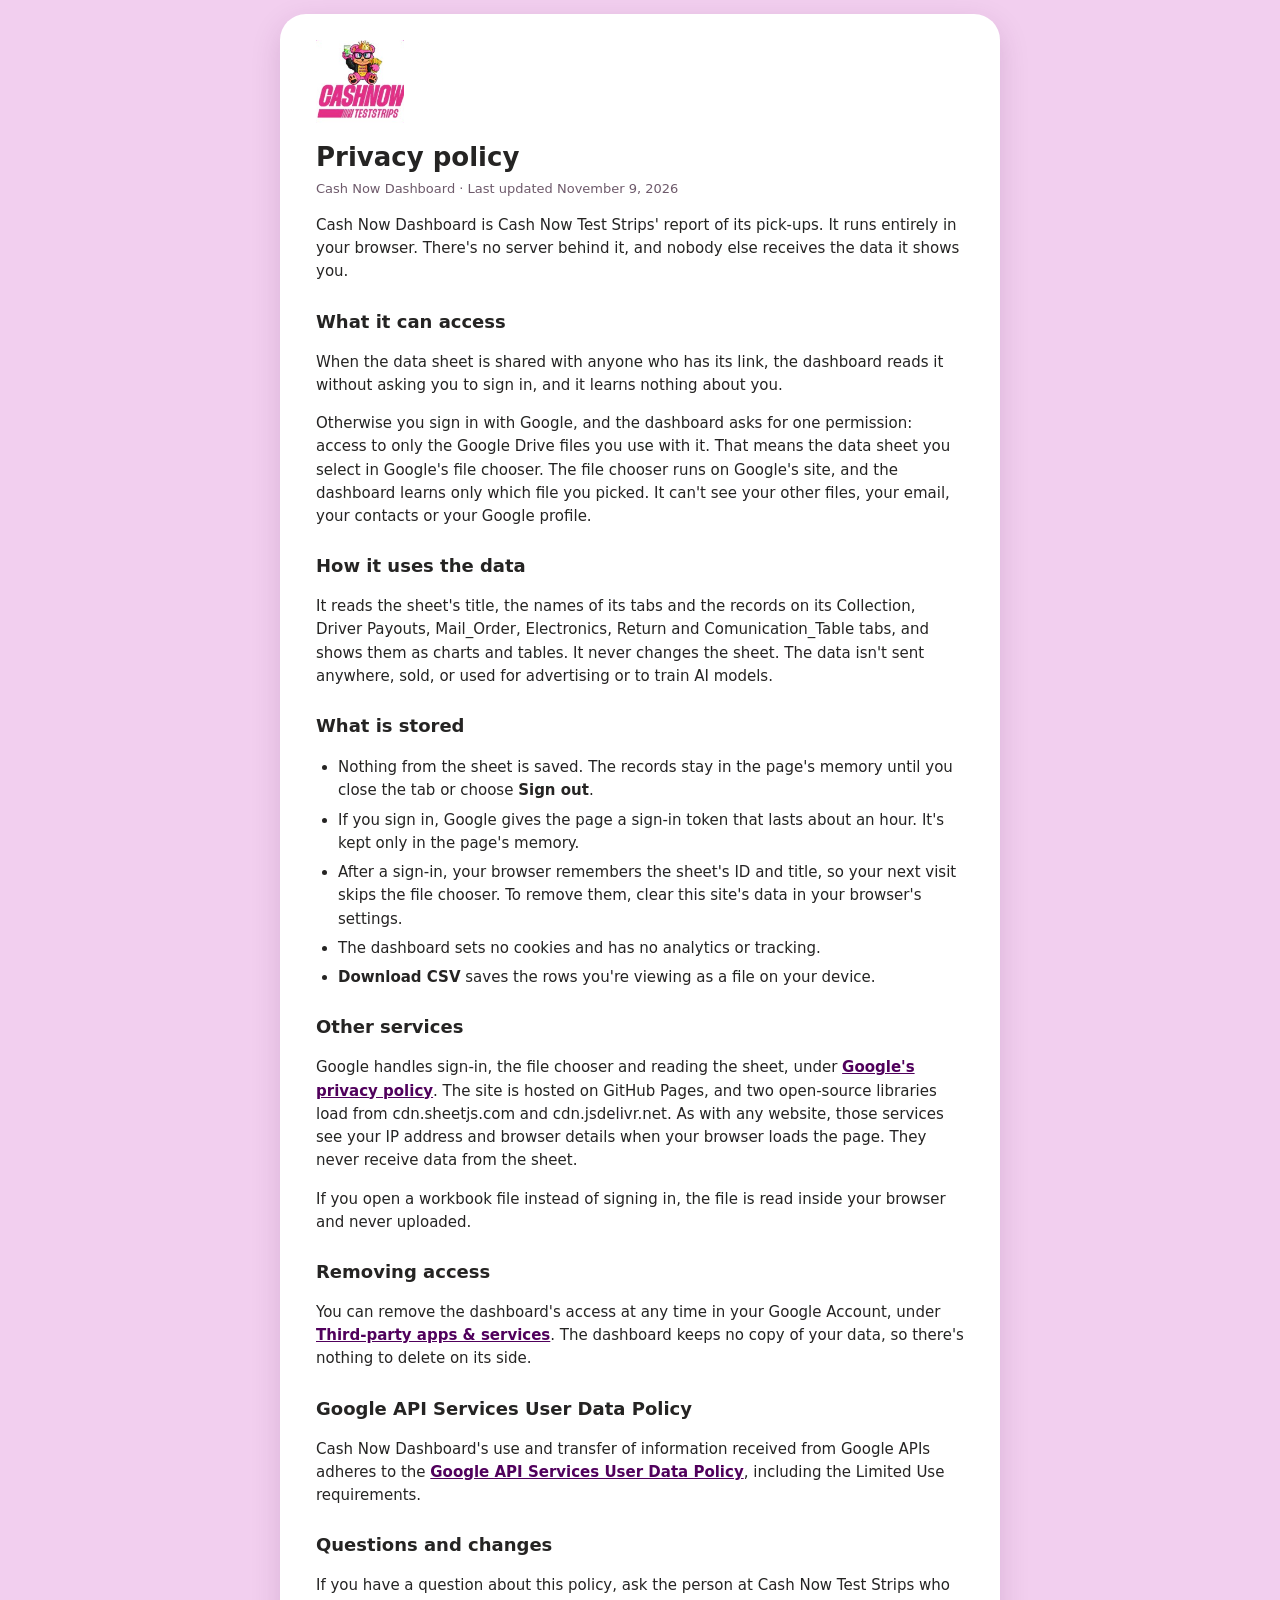
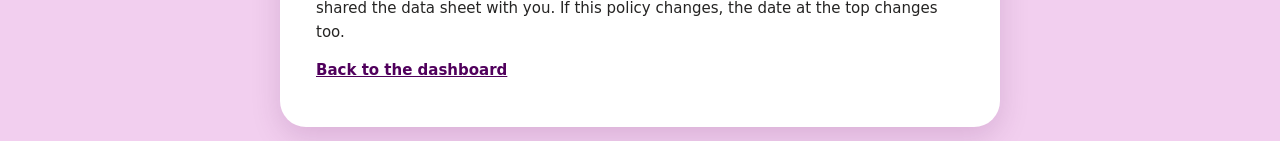
<file: privacy.html>
<!doctype html>
<html lang="en">
<head>
<meta charset="utf-8">
<meta name="viewport" content="width=device-width, initial-scale=1">
<meta http-equiv="Content-Security-Policy" content="default-src 'none'; style-src 'self'; img-src 'self'; base-uri 'none'; form-action 'none'">
<meta name="referrer" content="strict-origin">
<title>Privacy policy · Cash Now Dashboard</title>
<link rel="icon" href="assets/cashnow-logo.png">
<link rel="stylesheet" href="css/app.css">
</head>
<body>
<main class="policy">
  <a href="./"><img src="assets/cashnow-logo.png" alt="Cash Now Test Strips" width="160" height="150"></a>
  <h1>Privacy policy</h1>
  <p class="updated">Cash Now Dashboard · Last updated November 9, 2026</p>

  <p>Cash Now Dashboard is Cash Now Test Strips' report of its pick-ups. It runs entirely in your
  browser. There's no server behind it, and nobody else receives the data it shows you.</p>

  <h2>What it can access</h2>
  <p>When the data sheet is shared with anyone who has its link, the dashboard reads it without asking
  you to sign in, and it learns nothing about you.</p>
  <p>Otherwise you sign in with Google, and the dashboard asks for one permission: access to only the Google Drive
  files you use with it. That means the data sheet you select in Google's file chooser. The file chooser
  runs on Google's site, and the dashboard learns only which file you picked. It can't see your other
  files, your email, your contacts or your Google profile.</p>

  <h2>How it uses the data</h2>
  <p>It reads the sheet's title, the names of its tabs and the records on its Collection, Driver
  Payouts, Mail_Order, Electronics, Return and Comunication_Table tabs, and shows them as charts and
  tables. It never
  changes the sheet. The data isn't sent anywhere, sold, or used for advertising or to train AI
  models.</p>

  <h2>What is stored</h2>
  <ul>
    <li>Nothing from the sheet is saved. The records stay in the page's memory until you close the tab
      or choose <b>Sign out</b>.</li>
    <li>If you sign in, Google gives the page a sign-in token that lasts about an hour. It's kept only
      in the page's memory.</li>
    <li>After a sign-in, your browser remembers the sheet's ID and title, so your next visit skips the
      file chooser. To remove them, clear this site's data in your browser's settings.</li>
    <li>The dashboard sets no cookies and has no analytics or tracking.</li>
    <li><b>Download CSV</b> saves the rows you're viewing as a file on your device.</li>
  </ul>

  <h2>Other services</h2>
  <p>Google handles sign-in, the file chooser and reading the sheet, under
  <a href="https://policies.google.com/privacy">Google's privacy policy</a>. The site is hosted on GitHub
  Pages, and two open-source libraries load from cdn.sheetjs.com and cdn.jsdelivr.net. As with any website,
  those services see your IP address and browser details when your browser loads the page. They never
  receive data from the sheet.</p>
  <p>If you open a workbook file instead of signing in, the file is read inside your browser and never
  uploaded.</p>

  <h2>Removing access</h2>
  <p>You can remove the dashboard's access at any time in your Google Account, under
  <a href="https://myaccount.google.com/connections">Third-party apps &amp; services</a>. The dashboard
  keeps no copy of your data, so there's nothing to delete on its side.</p>

  <h2>Google API Services User Data Policy</h2>
  <p>Cash Now Dashboard's use and transfer of information received from Google APIs adheres to the
  <a href="https://developers.google.com/terms/api-services-user-data-policy">Google API Services User Data
  Policy</a>, including the Limited Use requirements.</p>

  <h2>Questions and changes</h2>
  <p>If you have a question about this policy, ask the person at Cash Now Test Strips who shared the data
  sheet with you. If this policy changes, the date at the top changes too.</p>

  <p><a href="./">Back to the dashboard</a></p>
</main>
</body>
</html>
</file>
<file: css/app.css>
/* Cash Now dashboard. Colors come from the Power BI report's theme and page backgrounds. */
:root {
  --outer: #f2cfef;
  --sidebar: #d76ecb;
  --panel: #e49edd;
  --surface: #ffffff;
  --kpi: #78206e;
  --line: #6b007b;
  --nav: #efb5b9;
  --nav-active: #000000;
  --ink: #252423;
  --muted: #6e5a6b;
  --border: #d4bdd1;
  --detail-bg: #f3b4dc;
  --thead: #50005c;
  --row-a: #e044a7;
  --row-b: #f3b4dc;
  --total: #252423;
  --font: "Segoe UI", system-ui, -apple-system, "Helvetica Neue", Arial, sans-serif;
}

*, *::before, *::after { box-sizing: border-box; }
html, body { margin: 0; }
body {
  font-family: var(--font);
  color: var(--ink);
  background: var(--outer);
  min-height: 100vh;
  -webkit-font-smoothing: antialiased;
}
button, input, select { font: inherit; color: inherit; }
[hidden] { display: none !important; }

/* Frame: magenta sidebar, then the lilac panel with its deep left curve */
.frame {
  display: grid;
  grid-template-columns: 196px minmax(0, 1fr);
  min-height: calc(100vh - 28px);
  margin: 14px;
  background: var(--sidebar);
  border-radius: 28px;
  overflow: hidden;
}
.sidebar { display: flex; flex-direction: column; gap: 28px; padding: 16px 0 16px 10px; }
.brand { display: block; margin-right: 8px; padding: 8px; background: var(--surface); border-radius: 20px; }
.brand img { display: block; width: 100%; height: auto; }
.nav { display: flex; flex-direction: column; gap: 9px; padding-right: 16px; }
.nav-item {
  display: grid; grid-template-columns: 36px minmax(0, 1fr); align-items: center; gap: 6px;
  color: var(--ink); text-decoration: none;
}
.nav-item svg { width: 30px; height: 30px; justify-self: center; color: #fff; }
.nav-item span {
  padding: 6px 4px; border: 1px solid #5a4a58; background: var(--nav);
  font-size: 12.5px; line-height: 1.25; text-align: center;
}
.nav-item.active span { background: var(--nav-active); border-color: var(--nav-active); color: #fff; }
.nav-item:not(.active):hover span { background: #f6cbd0; }

.main {
  display: flex; flex-direction: column; gap: 14px; min-width: 0;
  padding: 14px 18px 16px 30px;
  background: var(--panel);
  border-radius: 90px 0 0 90px;
}
body[data-view="details"] .main, body[data-view="drv-details"] .main { background: var(--detail-bg); }
.view, .view-body { display: flex; flex-direction: column; gap: 14px; min-width: 0; }

/* Header: logos and slicers on a white bar */
.toolbar {
  display: flex; flex-wrap: wrap; align-items: center; gap: 10px 22px;
  padding: 6px 14px; background: var(--surface); border-radius: 8px;
}
.logo { display: block; width: auto; height: 46px; }
.logo-right { margin-left: auto; }
.field { display: flex; flex-direction: column; gap: 3px; min-width: 0; }
.field-label { color: var(--muted); font-size: 12px; }
.control, .multi > summary {
  height: 32px; padding: 4px 8px; border: 1px solid var(--border); border-radius: 4px;
  background: #fff; font-size: 13px;
}
.date-range { display: flex; align-items: center; gap: 6px; }
.date-range input { width: 136px; }
.multi { position: relative; }
.multi > summary {
  display: flex; align-items: center; justify-content: space-between; gap: 12px; min-width: 150px;
  list-style: none; cursor: pointer;
}
.multi > summary::-webkit-details-marker { display: none; }
.multi > summary::after {
  content: ''; width: 7px; height: 7px; margin-top: -4px;
  border-right: 1.5px solid #555; border-bottom: 1.5px solid #555; transform: rotate(45deg);
}
.multi-panel {
  position: absolute; z-index: 20; top: calc(100% + 4px); left: 0;
  min-width: 210px; max-height: 340px; overflow: auto; padding: 6px;
  background: #fff; border: 1px solid var(--border); border-radius: 6px;
  box-shadow: 0 10px 28px rgba(60, 0, 60, .2);
}
.multi-panel label { display: flex; align-items: center; gap: 8px; padding: 5px 6px; border-radius: 4px; font-size: 13px; cursor: pointer; }
.multi-panel label:hover { background: #f8ecf6; }
.multi-all { margin-bottom: 4px; border-bottom: 1px solid #eee; font-weight: 600; }

/* KPI cards */
.kpis { display: grid; grid-template-columns: repeat(6, minmax(0, 1fr)) minmax(96px, .7fr); gap: 6px; padding: 0 3%; }
.kpis-3 { grid-template-columns: repeat(3, minmax(0, 1fr)) minmax(110px, .6fr); }
.kpis-cards { grid-template-columns: repeat(3, minmax(0, 1fr)); }
.kpis-6 { grid-template-columns: repeat(6, minmax(0, 1fr)); }
.kpi {
  display: flex; flex-direction: column; justify-content: center; min-width: 0; min-height: 76px;
  padding: 10px 8px; background: var(--kpi); color: #fff; border-radius: 10px; text-align: center;
}
.kpi-value { font-size: clamp(16px, 1.45vw, 21px); font-weight: 700; white-space: nowrap; overflow: hidden; text-overflow: ellipsis; }
.kpi-label { font-size: 11.5px; font-style: italic; white-space: nowrap; overflow: hidden; text-overflow: ellipsis; }
.kpi-amt:not(:empty)::before { content: ' · '; }
.details-btn {
  border: 2px solid rgba(255, 255, 255, .85); border-radius: 6px; background: var(--line); color: #fff;
  font-size: 17px; font-weight: 700; cursor: pointer; box-shadow: 0 0 10px rgba(107, 0, 123, .45);
}
.details-btn:hover { background: #8a1a9b; }
.details-btn:disabled { background: #c8c8c8; box-shadow: none; cursor: default; }

/* Sits over the chart's top-right corner so the charts don't move when it appears */
.selection {
  position: absolute; top: 10px; right: 18px; z-index: 2;
  display: inline-flex; align-items: center; gap: 10px;
  padding: 4px 5px 4px 14px; background: #f8ecf6; border-radius: 999px; font-size: 13px;
}
.selection button { padding: 3px 11px; border: 0; border-radius: 999px; background: var(--kpi); color: #fff; font-size: 12px; cursor: pointer; }

/* Charts on white rounded panels */
.chart-card { position: relative; min-width: 0; padding: 10px 18px 4px; background: var(--surface); border-radius: 34px; }
.chart-card h2 { margin: 2px 0 0; font-size: 17px; text-align: center; }
.chart { height: clamp(220px, 31vh, 330px); cursor: pointer; }

/* Drivers: the payouts card sits at the end of the filter bar, like the card beside the slicer in Power BI */
.toolbar-end { margin-left: auto; }
.kpi-inline { min-height: 0; padding: 6px 18px; min-width: 170px; }
.details-inline { align-self: stretch; min-width: 110px; min-height: 48px; padding: 0 20px; }
.selection-row { position: static; align-self: flex-start; }
.drv-problem { margin: 0; padding: 10px 14px; background: #fff; border-radius: 10px; color: #a1003b; font-size: 14px; }
.chart-grid { display: grid; grid-template-columns: repeat(2, minmax(0, 1fr)); gap: 14px; }
.chart-grid .chart-card { padding-bottom: 10px; }
/* Demographics: two halves side by side, each with its own filters */
.demo-grid { display: grid; grid-template-columns: repeat(2, minmax(0, 1fr)); gap: 14px; align-items: start; }
.demo-half { display: flex; flex-direction: column; gap: 14px; min-width: 0; }
.demo-head { display: flex; flex-basis: 100%; align-items: center; justify-content: space-between; gap: 10px; }
.demo-head h2 { margin: 0; font-size: 17px; }
.demo-head .details-btn { min-height: 38px; padding: 0 18px; font-size: 15px; }
/* A chart beside a table on a white card */
.table-grid { grid-template-columns: minmax(0, 2fr) minmax(0, 3fr); }
.table-card { display: flex; flex-direction: column; gap: 8px; padding: 12px 18px 14px; }
.table-head { display: flex; flex-wrap: wrap; align-items: baseline; gap: 4px 12px; }
.table-head h2 { margin: 0; text-align: left; }
.table-head p { flex: 1; margin: 0; color: var(--muted); font-size: 13px; }
.table-card .table-wrap { max-height: clamp(260px, 46vh, 420px); }
/* Tall enough for a top 15 on most screens; longer lists scroll inside the card. */
.chart-scroll { max-height: clamp(260px, 46vh, 420px); overflow-y: auto; overscroll-behavior: contain; }
.chart-scroll .chart { height: 160px; }
.chart-pie { height: clamp(260px, 46vh, 420px); }
/* Cancelled: how a chart is worked out, under its title; long reasons wrap in the table */
.chart-note { margin: 2px 0 6px; color: var(--muted); font-size: 12px; text-align: center; }
.detail-table td.wrap { min-width: 240px; white-space: normal; }

/* Welcome */
.welcome { display: grid; flex: 1; place-items: center; }
.welcome-card {
  max-width: 460px; padding: 30px 36px; background: var(--surface); border-radius: 26px; text-align: center;
  box-shadow: 0 10px 30px rgba(80, 0, 80, .15);
}
.welcome-card img { width: 216px; height: auto; }
.welcome-card h1 { margin: 10px 0 6px; font-size: 24px; }
.welcome-card p { margin: 8px 0; color: var(--muted); }
.btn-primary {
  margin-top: 12px; padding: 12px 26px; border: 0; border-radius: 10px;
  background: var(--kpi); color: #fff; font-size: 16px; font-weight: 700; cursor: pointer;
}
.btn-primary:hover { background: #8f2a84; }
.btn-primary:disabled { background: #b9a9b7; cursor: default; }
.privacy { font-size: 13px; }
.privacy a { color: #50005c; font-weight: 600; }
.welcome-card .error { padding: 10px 12px; background: #fde8f0; border-radius: 8px; color: #a1003b; font-size: 14px; text-align: left; }
body.dropping .main { outline: 3px dashed #fff; outline-offset: -12px; }

/* Pick Up Detail */
.details { display: flex; flex-direction: column; gap: 12px; min-height: 0; }
.details-head { display: flex; flex-wrap: wrap; align-items: center; gap: 12px 16px; }
.back { display: grid; place-items: center; width: 56px; height: 56px; border-radius: 50%; color: #3d3d3d; }
.back svg { width: 56px; height: 56px; }
.back:hover { background: rgba(255, 255, 255, .45); }
.details-title { flex: 1; min-width: 200px; }
.details-title h1 { margin: 0; font-size: 22px; }
.details-title p { margin: 2px 0 0; color: #4d3a4a; font-size: 13px; }
.btn { padding: 6px 12px; border: 1px solid #7a6077; border-radius: 6px; background: #fff; font-size: 13px; cursor: pointer; }
.btn:disabled { opacity: .5; cursor: default; }
.table-wrap { max-height: calc(100vh - 210px); overflow: auto; background: var(--row-b); border-radius: 4px; }
.detail-table { width: 100%; border-collapse: collapse; font-size: 13px; }
.detail-table th { position: sticky; top: 0; z-index: 1; padding: 0; background: var(--thead); color: #fff; text-align: left; white-space: nowrap; }
.detail-table th button {
  all: unset; box-sizing: border-box; display: block; width: 100%; padding: 8px 10px;
  font-weight: 700; font-style: italic; cursor: pointer;
}
.detail-table th.num button { text-align: right; }
.detail-table th[aria-sort="ascending"] button::after { content: ' \25B2'; font-size: 9px; }
.detail-table th[aria-sort="descending"] button::after { content: ' \25BC'; font-size: 9px; }
.detail-table td { padding: 5px 10px; white-space: nowrap; }
.detail-table tbody tr:nth-child(odd) { background: var(--row-a); color: #fff; font-weight: 600; }
.detail-table tbody tr:nth-child(even) { background: var(--row-b); }
.detail-table tfoot td { position: sticky; bottom: 0; padding: 7px 10px; background: var(--total); color: #fff; font-weight: 700; }
.detail-table .num { text-align: right; font-variant-numeric: tabular-nums; }
.more { align-self: center; }

/* Status bar and data notes */
.status { display: flex; flex-wrap: wrap; align-items: center; gap: 4px 14px; margin-top: auto; color: #3b2a38; font-size: 12.5px; }
.link { padding: 0; border: 0; background: none; color: #50005c; font-size: inherit; font-weight: 600; text-decoration: underline; cursor: pointer; }
.status-error { color: #a1003b; font-weight: 600; }
dialog {
  width: calc(100% - 32px); max-width: 640px; padding: 22px 24px; border: 0; border-radius: 16px;
  color: var(--ink); box-shadow: 0 20px 60px rgba(60, 0, 60, .3);
}
dialog::backdrop { background: rgba(60, 0, 60, .35); }
dialog h2 { margin: 0 0 8px; font-size: 19px; }
dialog ul { padding-left: 20px; font-size: 14px; line-height: 1.5; }
dialog li { margin-bottom: 8px; }
dialog li ul { margin-top: 4px; font-size: 13px; }

/* Privacy policy page */
.policy {
  max-width: 720px; margin: 14px auto; padding: 26px 36px 30px;
  background: var(--surface); border-radius: 26px; line-height: 1.55;
  box-shadow: 0 10px 30px rgba(80, 0, 80, .15);
}
.policy img { display: block; width: 88px; height: auto; }
.policy h1 { margin: 14px 0 2px; font-size: 26px; }
.policy h2 { margin: 24px 0 4px; font-size: 18px; }
.policy p, .policy li { font-size: 15px; }
.policy ul { padding-left: 22px; }
.policy li { margin-bottom: 6px; }
.policy a { color: #50005c; font-weight: 600; }
.policy .updated { margin: 0; color: var(--muted); font-size: 13px; }

.overlay {
  position: fixed; inset: 0; z-index: 50; display: grid; place-content: center; justify-items: center; gap: 14px;
  background: rgba(242, 207, 239, .85); color: #50005c; font-weight: 600;
}
.spinner {
  width: 44px; height: 44px; border: 4px solid rgba(107, 0, 123, .2); border-top-color: var(--line);
  border-radius: 50%; animation: spin .9s linear infinite;
}
@keyframes spin { to { transform: rotate(360deg); } }
@media (prefers-reduced-motion: reduce) { .spinner { animation-duration: 3s; } }

@media (max-width: 1150px) {
  .kpis { grid-template-columns: repeat(3, minmax(0, 1fr)); padding: 0; }
  .details-btn { grid-column: span 3; min-height: 44px; }
  .logo-right { display: none; }
}

@media (max-width: 760px) {
  .frame { grid-template-columns: 1fr; min-height: 100vh; margin: 0; border-radius: 0; }
  .sidebar { flex-direction: row; align-items: center; gap: 12px; padding: 10px 16px; overflow: hidden; }
  .brand { flex: none; width: 60px; margin: 0; padding: 4px; border-radius: 12px; }
  .nav { flex-direction: row; gap: 8px; padding: 2px 0; overflow-x: auto; scrollbar-width: none; }
  .nav-item { grid-template-columns: auto; }
  .nav-item svg { display: none; }
  .nav-item span { padding: 6px 10px; white-space: nowrap; }
  .main { padding: 12px 16px 16px; border-radius: 24px 24px 0 0; }
  .toolbar { padding: 10px 12px; }
  .logo { height: 34px; }
  .field, .date-range { width: 100%; }
  .date-range input { flex: 1; width: auto; min-width: 0; }
  .multi > summary { width: 100%; }
  .kpis { grid-template-columns: repeat(2, minmax(0, 1fr)); }
  .details-btn { grid-column: span 2; }
  .kpis-3 .details-btn { grid-column: auto; } /* beside the third card */
  .kpis-cards .kpi:last-child { grid-column: span 2; }
  .table-head { justify-content: space-between; }
  .table-head p { flex-basis: 100%; order: 3; } /* under the title and the download button */
  .kpi-value { font-size: 18px; }
  .chart-card { padding: 8px 8px 2px; border-radius: 20px; }
  .selection { position: static; display: flex; width: fit-content; margin: 6px auto 0; }
  .table-wrap { max-height: none; }
  .policy { margin: 0; padding: 22px 16px 28px; border-radius: 0; }
  .chart-grid, .demo-grid { grid-template-columns: 1fr; }
  .toolbar-end { margin-left: 0; }
  .kpi-inline, .details-inline.toolbar-end { flex: 1; }
  .details-inline { min-height: 44px; }
}
</file>
